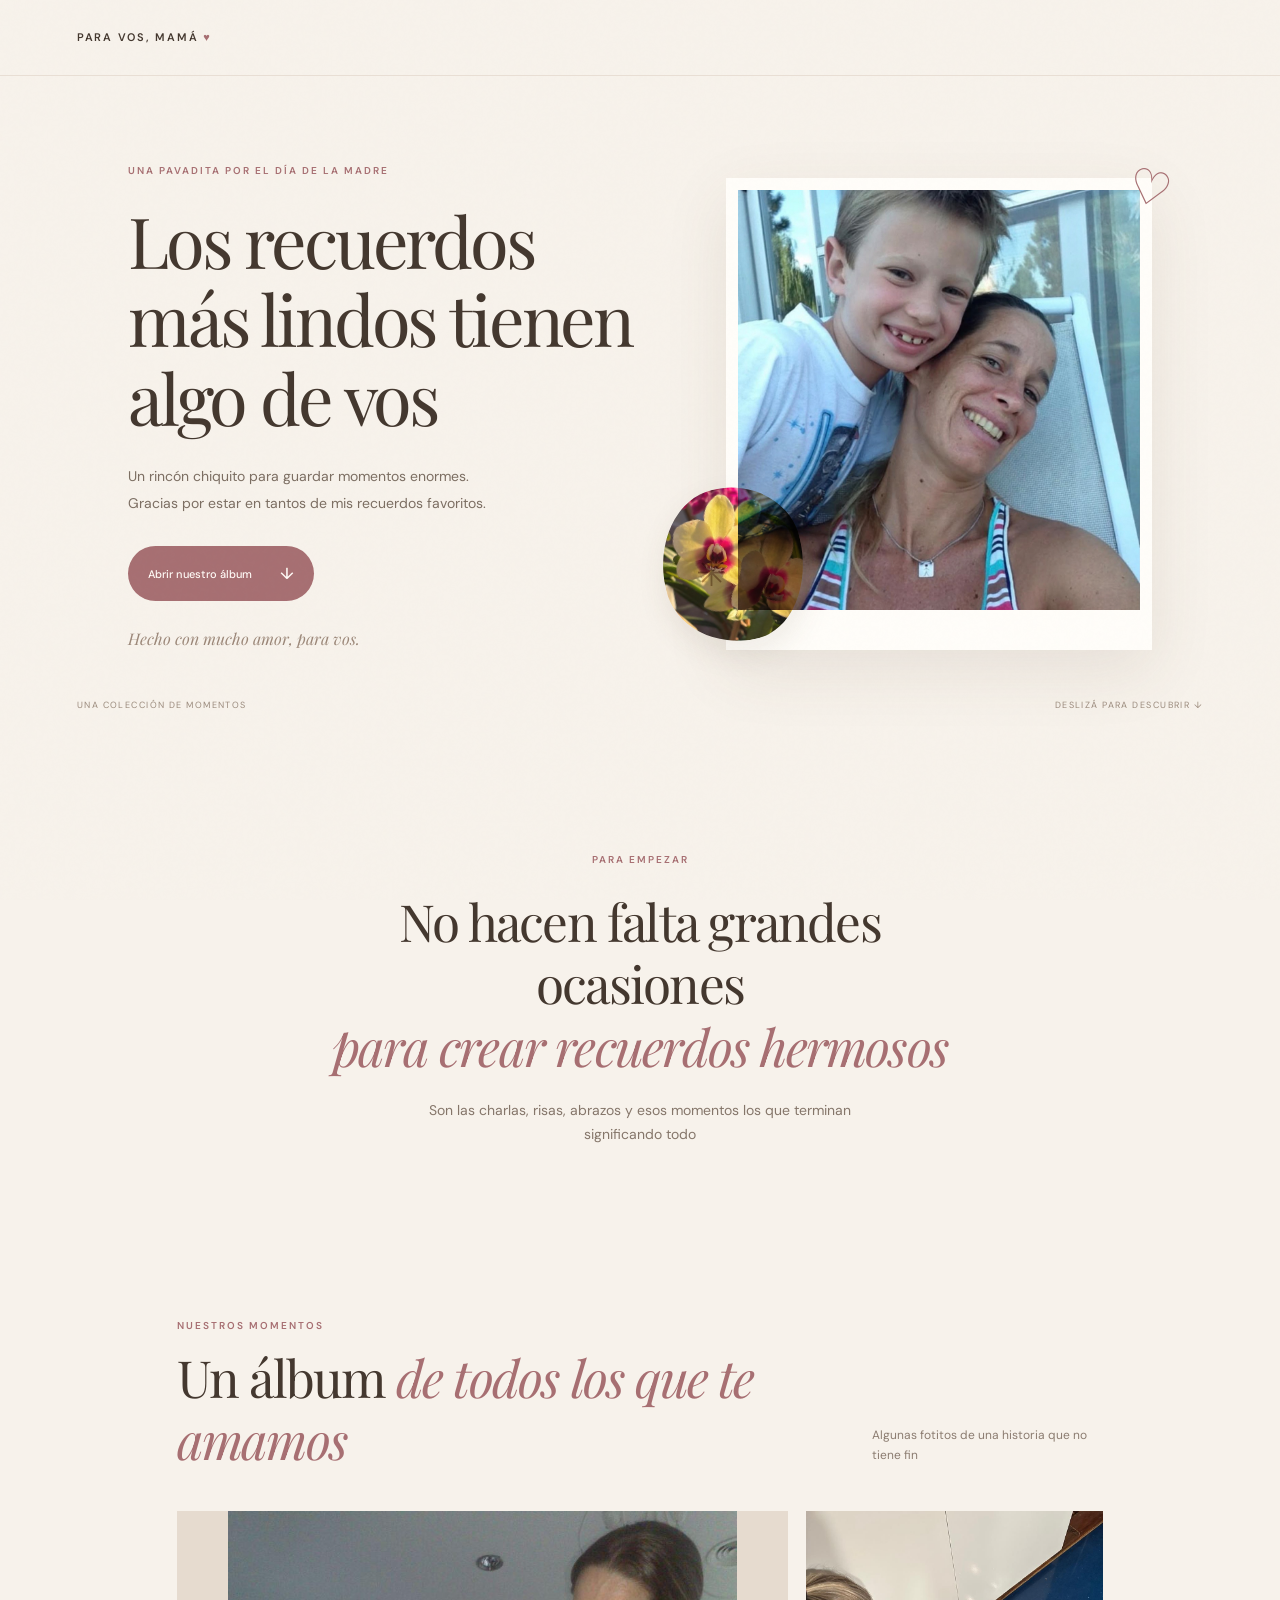
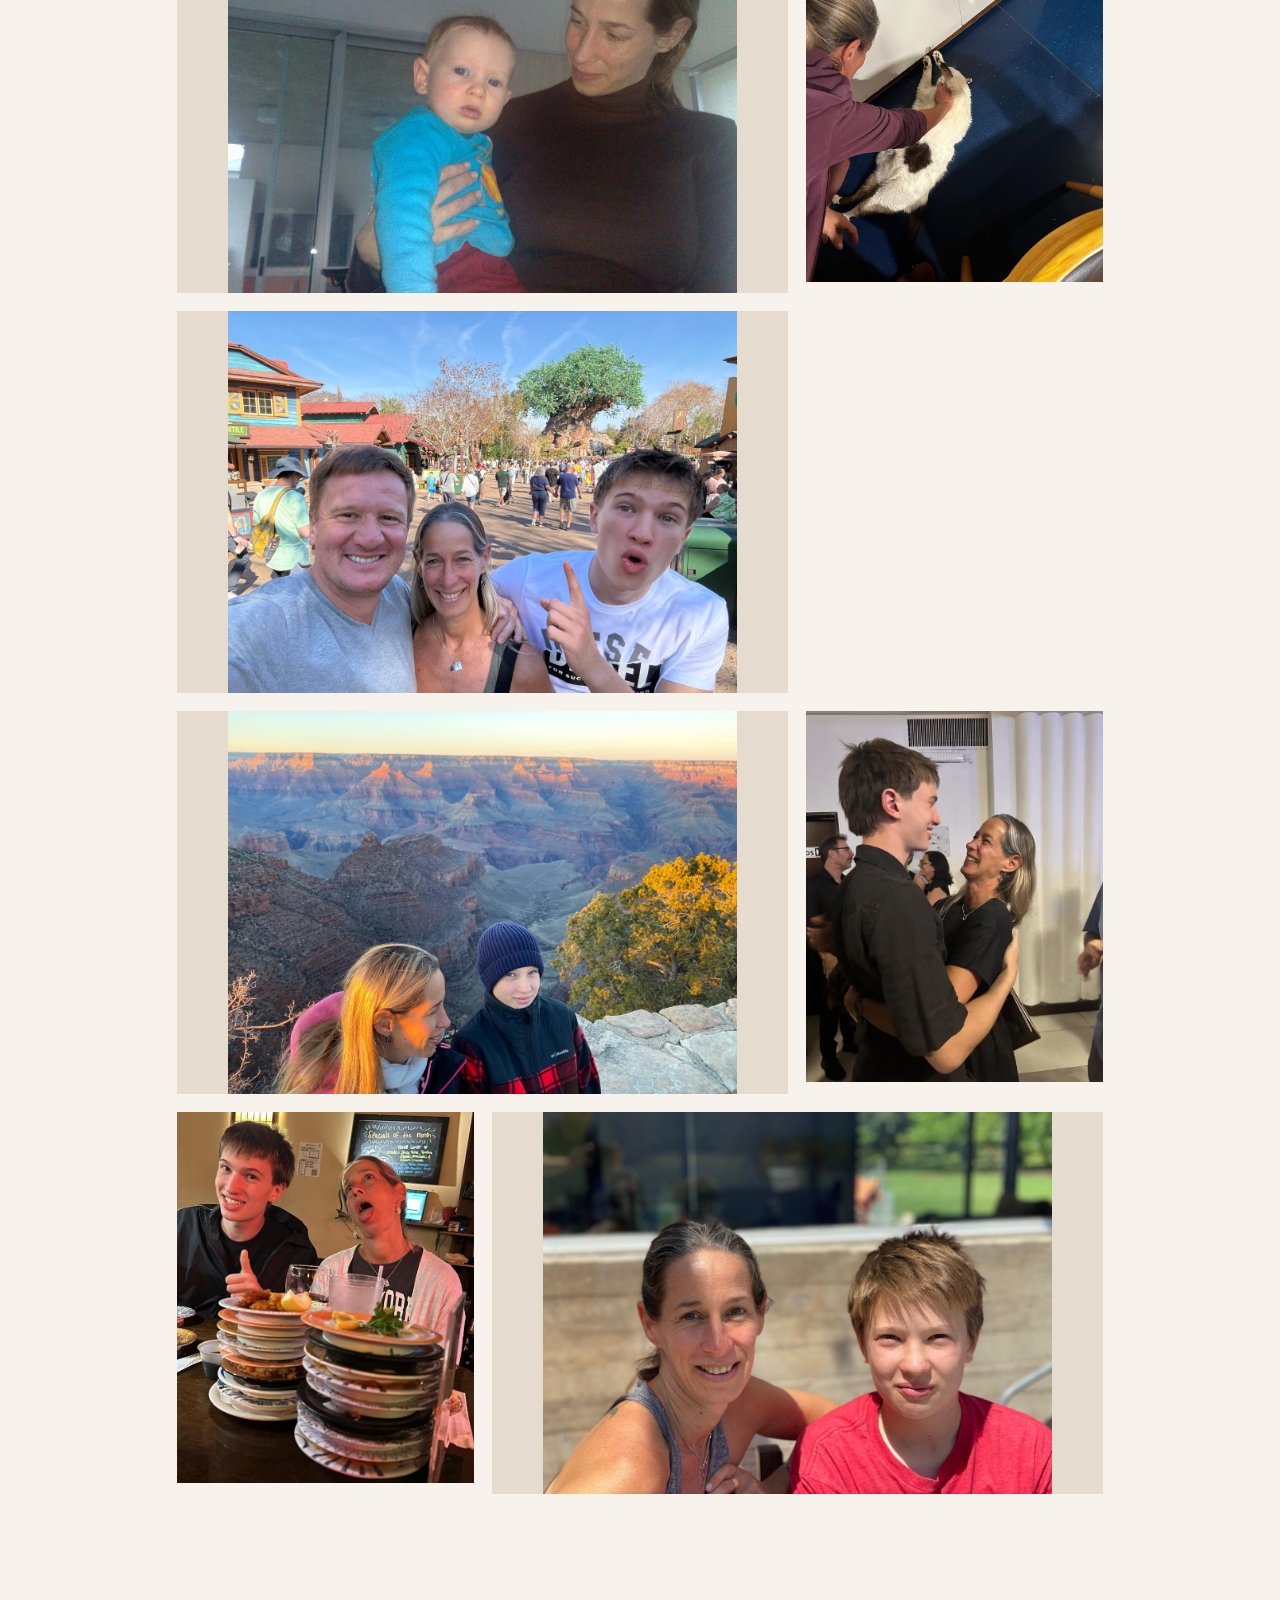
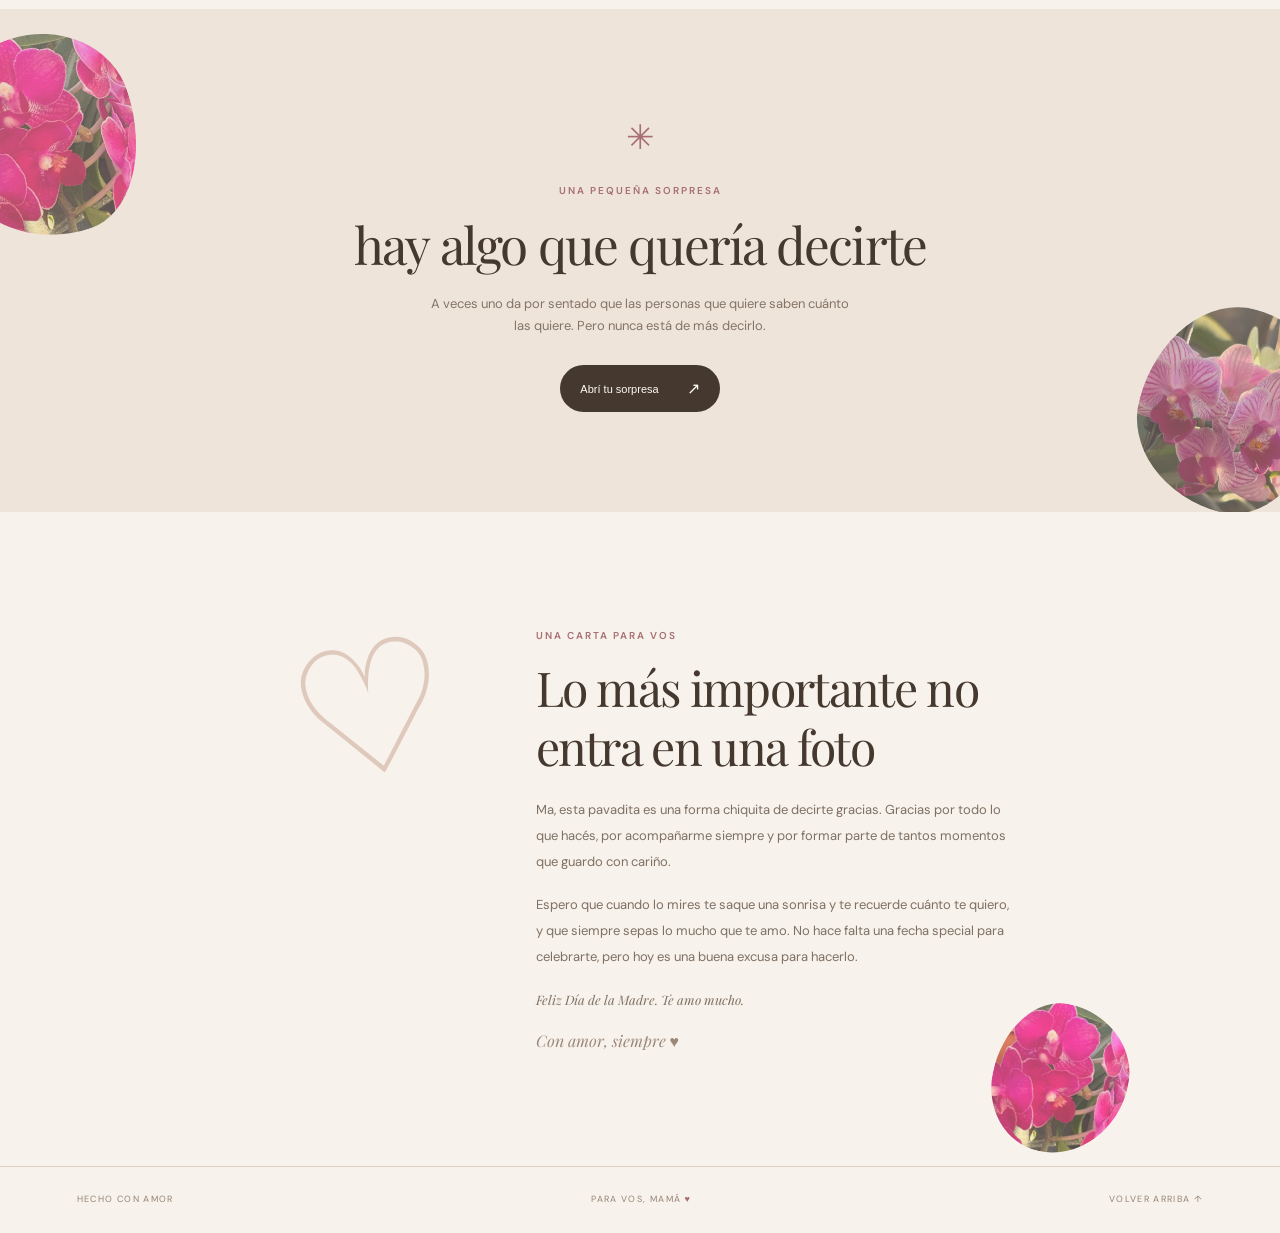
<file: index.html>
<!doctype html>
<html lang="es">
<head>
  <meta charset="utf-8">
  <meta name="viewport" content="width=device-width, initial-scale=1">
  <meta name="theme-color" content="#f7f2eb">
  <meta name="description" content="Un álbum de recuerdos hecho con amor.">
  <title>Para vos, mamá ♥</title>
  <link rel="preconnect" href="https://images.unsplash.com">
  <link rel="stylesheet" href="styles.css">
</head>
<body>
  <div class="grain" aria-hidden="true"></div>
  <header class="topbar">
    <a class="wordmark" href="#inicio">PARA VOS, MAMÁ <span>♥</span></a>
  </header>

  <main>
    <section class="hero" id="inicio">
      <div class="hero-copy reveal">
        <p class="eyebrow">UNA PAVADITA POR EL DÍA DE LA MADRE</p>
        <h1>Los recuerdos más lindos tienen algo de vos</h1>
        <p class="intro">Un rincón chiquito para guardar momentos enormes. Gracias por estar en tantos de mis recuerdos favoritos.</p>
        <a class="pill-link" href="#album">Abrir nuestro álbum <span aria-hidden="true">↓</span></a>
        <p class="signature">Hecho con mucho amor, para vos.</p>
      </div>
      <div class="hero-art reveal">
        <div class="hero-photo photo-frame">
          <img src="fotos/mama-y-yo-1.jpeg" alt="Mamá y yo">
        </div>
        <span class="tiny-heart heart-one" aria-hidden="true">♡</span>
        <span class="tiny-heart heart-two" aria-hidden="true">✳</span>
        <img class="orchid-decor orchid-hero" src="fotos/orquidea-amarilla.jpg" alt="" aria-hidden="true">
      </div>
      <div class="hero-bottom"><span>UNA COLECCIÓN DE MOMENTOS</span><span>DESLIZÁ PARA DESCUBRIR ↓</span></div>
    </section>

    <section class="intro-section section-wrap reveal">
      <p class="eyebrow">PARA EMPEZAR</p>
      <h2>No hacen falta grandes ocasiones<br><em>para crear recuerdos hermosos</em></h2>
      <p>Son las charlas, risas, abrazos y esos momentos los que terminan significando todo</p>
    </section>

    <section class="album-section section-wrap" id="album">
      <div class="section-heading reveal">
        <div><p class="eyebrow">NUESTROS MOMENTOS</p><h2>Un álbum <em>de todos los que te amamos</em></h2></div>
        <p class="section-note">Algunas fotitos de una historia que no tiene fin</p>
      </div>
      <div class="photo-grid">
        <article class="memory-card memory-landscape reveal">
          <div class="image-button" role="img" aria-label="Revelar recuerdo: Mamá y yo de bebé">
            <img src="fotos/mama-y-yo-bebe.jpeg" alt="Mamá y yo de bebé" loading="lazy">
</div>
        </article>
        <article class="memory-card reveal">
          <div class="image-button" role="img" aria-label="Revelar recuerdo: Mamá y Caro">
            <img src="fotos/mama-y-caro.jpeg" alt="Mamá y Caro" loading="lazy">
</div>
        </article>
        <article class="memory-card memory-landscape reveal">
          <div class="image-button" role="img" aria-label="Revelar recuerdo: Mamá y yo en Disney">
            <img src="fotos/mama-y-yo-disney.jpeg" alt="Mamá y yo en Disney" loading="lazy">
</div>
        </article>
        <article class="memory-card memory-landscape reveal">
          <div class="image-button" role="img" aria-label="Revelar recuerdo: Mamá y yo de viaje">
            <img src="fotos/mama-y-yo-horizontal.jpeg" alt="Mamá y yo de viaje" loading="lazy">
</div>
        </article>
        
        <article class="memory-card reveal">
          <div class="image-button" role="img" aria-label="Revelar recuerdo: Otro recuerdo juntos">
            <img src="fotos/mama-y-yo-2.jpeg" alt="Otro recuerdo juntos" loading="lazy">
</div>
        </article>
        <article class="memory-card reveal">
          <div class="image-button" role="img" aria-label="Revelar recuerdo: Un momento especial">
            <img src="fotos/mama-y-yo-3.jpeg" alt="Un momento especial" loading="lazy">
</div>
        </article>
        <article class="memory-card memory-landscape reveal">
          <div class="image-button" role="img" aria-label="Revelar recuerdo: Un recuerdo más">
            <img src="fotos/mama-y-yo-4.jpeg" alt="Un recuerdo más" loading="lazy">
</div>
        </article>
      </div>
    </section>

    <section class="surprise-section">
      <img class="orchid-decor orchid-surprise orchid-surprise-left" src="fotos/orquidea-fucsia.jpg" alt="" aria-hidden="true">
      <img class="orchid-decor orchid-surprise orchid-surprise-right" src="fotos/orquidea-lila.jpg" alt="" aria-hidden="true">
      <div class="surprise-inner reveal">
        <span class="flower-mark" aria-hidden="true">✳</span>
        <p class="eyebrow">UNA PEQUEÑA SORPRESA</p>
        <h2>hay algo que quería decirte</h2>
        <p class="surprise-intro">A veces uno da por sentado que las personas que quiere saben cuánto las quiere. Pero nunca está de más decirlo.</p>
        <button class="pill-link pill-dark" id="surpriseButton" type="button">Abrí tu sorpresa <span aria-hidden="true">↗</span></button>
        <div class="surprise-message" id="surpriseMessage" hidden>
          <p>Gracias por cada consejo, por bancarme, por acompañarme y por estar incluso cuando no sé cómo pedir ayuda. Te quiero muchísimo, ma. ♥</p>
          <span>— Con mucho amor, Tutun</span>
        </div>
      </div>
    </section>

    <section class="letter-section section-wrap reveal" id="carta">
      <img class="orchid-decor orchid-letter" src="fotos/orquidea-fucsia.jpg" alt="" aria-hidden="true">
      <div class="letter-decoration" aria-hidden="true">♡</div>
      <div class="letter-content">
        <p class="eyebrow">UNA CARTA PARA VOS</p>
        <h2>Lo más importante no entra en una foto</h2>
        <p>Ma, esta pavadita es una forma chiquita de decirte gracias. Gracias por todo lo que hacés, por acompañarme siempre y por formar parte de tantos momentos que guardo con cariño.</p>
        <p>Espero que cuando lo mires te saque una sonrisa y te recuerde cuánto te quiero, y que siempre sepas lo mucho que te amo. No hace falta una fecha special para celebrarte, pero hoy es una buena excusa para hacerlo.</p>
        <p class="letter-signoff">Feliz Día de la Madre. Te amo mucho.</p>
        <span class="signature">Con amor, siempre ♥</span>
      </div>
    </section>
  </main>

  <footer class="footer"><span>HECHO CON AMOR</span><span>PARA VOS, MAMÁ <span class="footer-heart">♥</span></span><a href="#inicio">VOLVER ARRIBA ↑</a></footer>
  <script src="script.js"></script>
</body>
</html>
</file>
<file: styles.css>
@import url('https://fonts.googleapis.com/css2?family=DM+Sans:wght@400;500;600&family=Playfair+Display:ital,wght@0,400;0,500;1,400;1,500&display=swap');
:root{--paper:#f7f2eb;--paper-deep:#eee4d9;--ink:#44382f;--muted:#8d7c6e;--rose:#a76f72;--line:#dcd0c4;--serif:"Playfair Display",Georgia,serif;--sans:"DM Sans",Arial,sans-serif}
*{box-sizing:border-box}html{scroll-behavior:smooth;scroll-padding-top:80px}body{margin:0;background:var(--paper);color:var(--ink);font-family:var(--sans);font-size:15px;line-height:1.7}button,a{-webkit-tap-highlight-color:transparent}a{color:inherit;text-decoration:none}.grain{position:fixed;inset:0;pointer-events:none;z-index:10;opacity:.11;background-image:url("data:image/svg+xml,%3Csvg viewBox='0 0 180 180' xmlns='http://www.w3.org/2000/svg'%3E%3Cfilter id='n'%3E%3CfeTurbulence type='fractalNoise' baseFrequency='.9' numOctaves='3' stitchTiles='stitch'/%3E%3C/filter%3E%3Crect width='100%25' height='100%25' filter='url(%23n)' opacity='.12'/%3E%3C/svg%3E")}
.topbar{height:76px;padding:0 6vw;display:flex;align-items:center;justify-content:space-between;border-bottom:1px solid #e8ded4;position:relative;z-index:12}.wordmark{font-size:11px;letter-spacing:.16em;font-weight:600}.wordmark span,.footer-heart{color:var(--rose)}.music-toggle{border:1px solid var(--line);background:transparent;border-radius:30px;padding:10px 15px;color:var(--ink);font:500 11px var(--sans);display:flex;align-items:center;gap:9px;cursor:pointer;transition:background .2s}.music-toggle:hover{background:#eee4d9}.music-dot{width:7px;height:7px;border-radius:50%;background:var(--rose)}.music-toggle[aria-pressed=true] .music-dot{box-shadow:0 0 0 4px #a76f7222;animation:pulse 1.8s infinite}
.hero{min-height:660px;padding:80px 10vw 65px;display:grid;grid-template-columns:1.1fr .9fr;align-items:center;gap:6vw;position:relative;overflow:hidden}.hero-copy{max-width:590px}.eyebrow{font-size:10px;letter-spacing:.2em;font-weight:600;color:var(--rose);margin:0 0 22px}.hero h1{font:400 clamp(43px,5.5vw,75px)/1.12 var(--serif);letter-spacing:-.045em;margin:0 0 26px}.hero h1 em,h2 em{font-weight:400;color:var(--rose)}.intro{color:#7c6e62;max-width:390px;font-size:14px;line-height:1.9;margin-bottom:30px}.pill-link{display:inline-flex;align-items:center;gap:28px;background:var(--rose);color:#fffaf6;border-radius:40px;padding:14px 20px;font-size:11px;font-weight:500;transition:transform .25s,background .25s;border:0;cursor:pointer}.pill-link:hover{transform:translateY(-3px);background:#915e62}.pill-link span{font-size:16px}.signature{display:block;font:italic 16px var(--serif);color:#9c8879;margin-top:27px}.hero-art{position:relative;max-width:430px;width:100%;justify-self:center;transform:rotate(2deg)}.photo-frame{background:#fffdf9;padding:12px 12px 40px;box-shadow:0 20px 60px #5b44321a}.hero-photo img{display:block;width:100%;height:420px;object-fit:cover}.photo-label{display:block;text-align:center;font:italic 14px var(--serif);color:#877668;padding-top:13px}.tiny-heart{position:absolute;font:48px var(--serif);color:var(--rose)}.heart-one{top:-25px;right:-20px;transform:rotate(14deg)}.heart-two{bottom:55px;left:-30px;font-size:37px;color:#b7a28e}.hero-bottom{position:absolute;bottom:23px;left:6vw;right:6vw;display:flex;justify-content:space-between;font-size:9px;letter-spacing:.16em;color:#9b8b7d}
.section-wrap{max-width:1080px;margin:auto;padding:115px 6vw}.intro-section{text-align:center;max-width:780px}.intro-section h2,.section-heading h2,.surprise-inner h2,.letter-content h2{font:400 clamp(34px,4vw,52px)/1.22 var(--serif);letter-spacing:-.035em;margin:0 0 22px}.intro-section>p:last-child{max-width:490px;margin:0 auto;color:#85766a;font-size:14px}.album-section{padding-top:55px}.section-heading{display:flex;align-items:end;justify-content:space-between;gap:30px;margin-bottom:40px}.section-heading .eyebrow{margin-bottom:12px}.section-heading h2{margin:0}.section-note{max-width:260px;color:#8b7c70;font-size:12px;margin:0 0 5px}.photo-grid{display:grid;grid-template-columns:repeat(3,minmax(0,1fr));gap:18px;align-items:start}.memory-card{min-width:0}.memory-large{padding-top:45px}.memory-tall{margin-top:0}.memory-wide{grid-column:1/-1;width:80%;justify-self:center}.image-button{display:block;position:relative;width:100%;padding:0;border:0;background:#e6dbcf;overflow:hidden;cursor:pointer;text-align:left}.image-button img{display:block;width:100%;height:330px;object-fit:cover;transition:transform .7s cubic-bezier(.2,.7,.2,1),filter .4s}.memory-large img{height:410px}.memory-tall img{height:460px}.memory-wide img{height:380px}.image-button:hover img,.image-button:focus-visible img{transform:scale(1.04);filter:brightness(.88)}.image-hint{position:absolute;bottom:16px;left:16px;background:#f7f2ebed;color:#59483e;padding:7px 11px;border-radius:20px;font-size:10px;opacity:0;transform:translateY(5px);transition:.25s}.image-button:hover .image-hint,.image-button:focus-visible .image-hint{opacity:1;transform:none}.memory-caption{padding:16px 2px 0}.memory-number{font-size:9px;letter-spacing:.16em;color:var(--rose)}.memory-caption h3{font:400 25px var(--serif);margin:7px 0 4px}.memory-caption p{font-size:12px;color:#89796c;margin:0;max-width:380px}.surprise-section{background:var(--paper-deep);padding:100px 6vw;text-align:center;position:relative;overflow:hidden}.surprise-inner{max-width:600px;margin:auto}.flower-mark{font-size:34px;color:var(--rose);display:block;margin-bottom:15px}.surprise-inner .eyebrow{margin-bottom:14px}.surprise-inner h2{margin-bottom:18px}.surprise-intro{font-size:13px;color:#857467;max-width:430px;margin:0 auto 28px}.pill-dark{background:var(--ink)}.pill-dark:hover{background:#665247}.surprise-message{max-width:470px;margin:30px auto 0;padding:25px;border:1px solid #d4c2b4;background:#f7f2ebaa;animation:appear .6s ease both}.surprise-message p{font:italic 22px/1.6 var(--serif);margin:0 0 12px}.surprise-message span{font-size:10px;letter-spacing:.1em;color:var(--rose)}
.letter-section{display:grid;grid-template-columns:.6fr 1.4fr;gap:5vw;align-items:start;max-width:900px}.letter-decoration{font:180px/.8 var(--serif);color:#dfc9bd;text-align:center;transform:rotate(-12deg)}.letter-content{max-width:570px}.letter-content .eyebrow{margin-bottom:14px}.letter-content h2{font-size:clamp(34px,4vw,48px)}.letter-content>p:not(.eyebrow){font-size:13px;color:#7f7064;line-height:2;margin:0 0 17px}.letter-content .letter-signoff{font:italic 19px var(--serif);color:var(--rose);margin-top:25px}.letter-content .signature{margin-top:5px}.footer{border-top:1px solid var(--line);padding:25px 6vw;display:flex;align-items:center;justify-content:space-between;font-size:9px;letter-spacing:.15em;color:#948477}.footer a:hover{color:var(--rose)}.toast{position:fixed;bottom:24px;left:50%;transform:translate(-50%,20px);opacity:0;pointer-events:none;background:var(--ink);color:#fffaf6;padding:12px 18px;border-radius:24px;font-size:12px;z-index:20;transition:.3s;max-width:90vw;text-align:center}.toast.show{opacity:1;transform:translate(-50%,0)}.reveal{opacity:0;transform:translateY(22px);transition:opacity .8s ease,transform .8s cubic-bezier(.2,.7,.2,1)}.reveal.visible{opacity:1;transform:translateY(0)}[hidden]{display:none!important}
@keyframes appear{from{opacity:0;transform:translateY(10px)}to{opacity:1;transform:translateY(0)}}@keyframes pulse{50%{box-shadow:0 0 0 7px #a76f7211}}
@media(max-width:760px){.topbar{height:65px;padding:0 5vw}.wordmark{font-size:9px}.music-toggle{padding:9px 12px;font-size:10px}.hero{min-height:auto;padding:62px 7vw 70px;grid-template-columns:1fr;gap:44px}.hero h1{font-size:clamp(44px,12vw,64px)}.hero-copy{max-width:560px}.hero-art{width:min(82%,390px);margin-bottom:20px}.hero-photo img{height:330px}.hero-bottom{font-size:7px;left:5vw;right:5vw}.section-wrap{padding:80px 7vw}.intro-section{padding-top:90px;padding-bottom:85px}.intro-section h2,.section-heading h2,.surprise-inner h2{font-size:39px}.section-heading{display:block}.section-note{margin-top:15px}.photo-grid{gap:35px 15px}.image-button img,.memory-large img{height:260px}.memory-tall img{height:320px}.memory-wide{width:100%}.memory-wide img{height:300px}.memory-large{padding-top:20px}.memory-caption h3{font-size:21px}.memory-caption p{font-size:11px}.surprise-section{padding:80px 7vw}.letter-section{grid-template-columns:1fr;gap:30px}.letter-decoration{font-size:100px}.letter-content h2{font-size:40px}.footer{padding:22px 5vw;gap:14px;flex-wrap:wrap;font-size:8px}}
@media(max-width:430px){.photo-grid{grid-template-columns:1fr;gap:34px}.memory-large{padding-top:0}.memory-large img,.image-button img,.memory-tall img,.memory-wide img{height:320px}.memory-wide{grid-column:auto}.hero-photo img{height:310px}.hero-bottom span:last-child{display:none}.letter-decoration{display:none}.section-wrap{padding-top:65px;padding-bottom:65px}}
@media(prefers-reduced-motion:reduce){*,*::before,*::after{scroll-behavior:auto!important;animation-duration:.01ms!important;transition-duration:.01ms!important}.reveal{opacity:1;transform:none}}

/* Galería de fotos: sin títulos ni textos debajo de cada imagen. */
.photo-grid .memory-card{padding:0;margin:0;min-width:0}
.photo-grid .image-button{width:100%;aspect-ratio:4/5}
.photo-grid .image-button img{width:100%;height:100%;position:absolute;inset:0;object-fit:cover}
.photo-grid .image-button{aspect-ratio:4/5}
.photo-grid .image-hint{opacity:0}
.photo-grid .image-button:hover .image-hint,.photo-grid .image-button:focus-visible .image-hint{opacity:1}
@media(max-width:760px){.photo-grid{grid-template-columns:repeat(2,minmax(0,1fr));gap:12px}.photo-grid .image-button{aspect-ratio:3/4}.photo-grid .image-button img{height:100%}}
@media(max-width:430px){.photo-grid{grid-template-columns:repeat(2,minmax(0,1fr));gap:9px}.photo-grid .image-button{aspect-ratio:3/4}.photo-grid .image-button img{height:100%}}


/* La galería es solo visual: las fotos no muestran mensajes al tocarlas. */
.photo-grid .image-button{cursor:default;text-align:initial}
.photo-grid .image-button:hover img,.photo-grid .image-button:focus-visible img{transform:none;filter:none}

/* Recortes de las orquídeas de mamá, usados como adornos botánicos. */
.orchid-decor{position:absolute;z-index:1;pointer-events:none;object-fit:cover;mix-blend-mode:multiply;filter:saturate(1.06);opacity:.94}
.hero-art{isolation:isolate}
.orchid-hero{width:142px;height:155px;object-position:center;border-radius:48% 52% 45% 55% / 56% 43% 57% 44%;left:-64px;bottom:8px;transform:rotate(-13deg);box-shadow:0 12px 30px #5b44321a}
.surprise-section{isolation:isolate}
.orchid-surprise{width:185px;height:205px;border-radius:48% 52% 42% 58% / 57% 42% 58% 43%;opacity:.66}
.orchid-surprise-left{left:-48px;top:24px;transform:rotate(-18deg)}
.orchid-surprise-right{right:-45px;bottom:0;transform:rotate(15deg)}
.letter-section{position:relative}
.orchid-letter{width:135px;height:150px;right:-38px;bottom:12px;border-radius:45% 55% 55% 45% / 55% 45% 55% 45%;transform:rotate(12deg);opacity:.72}
@media(max-width:760px){
  .orchid-hero{width:105px;height:115px;left:-35px;bottom:0}
  .orchid-surprise{width:110px;height:125px;opacity:.38}
  .orchid-surprise-left{left:-38px;top:12px}
  .orchid-surprise-right{right:-36px;bottom:0}
  .orchid-letter{width:90px;height:105px;right:-8px;bottom:0;opacity:.45}
}
@media(max-width:430px){
  .orchid-hero{left:-25px;width:85px;height:95px}
  .orchid-surprise{width:75px;height:88px;opacity:.28}
  .orchid-letter{right:0;width:70px;height:82px;opacity:.35}
}

/* Mantener el contenido visible incluso si el navegador no ejecuta JavaScript. */
.reveal{opacity:1;transform:none}
.reveal.visible{opacity:1;transform:none}

/* La foto horizontal tiene espacio propio y se muestra completa. */
.photo-grid .memory-landscape{grid-column:span 2}
.photo-grid .memory-landscape .image-button{aspect-ratio:16/10;background:#e6dbcf}
.photo-grid .memory-landscape .image-button img{object-fit:contain}
@media(max-width:760px){.photo-grid .memory-landscape{grid-column:span 2}.photo-grid .memory-landscape .image-button{aspect-ratio:16/10}}
</file>
